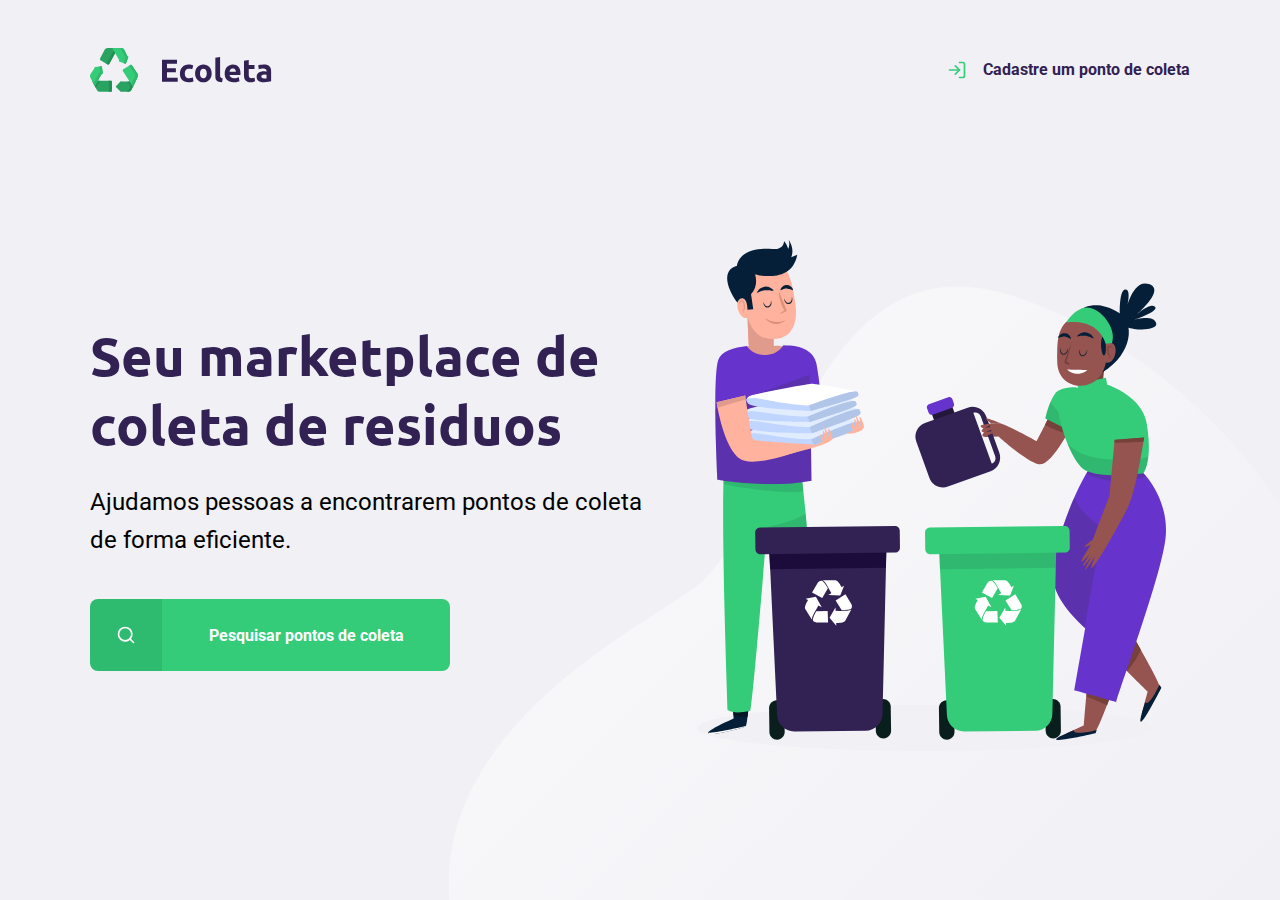
<file: index.html>
<!DOCTYPE html>
<html lang="pt_br">

<head>

    <meta charset="UTF-8">
    <meta name="viewport" content="width=device-width, initial-scale=1.0">
    
    <title>Ecoleta</title>

    <link href="https://fonts.googleapis.com/css2?family=Roboto&family=Ubuntu:wght@700&display=swap" rel="stylesheet">
    <link rel="stylesheet" href="/styles/main.css">
    <link rel="stylesheet" href="/styles/home.css">
    <link rel="stylesheet" href="/styles/modal.css">
    
    <link rel="stylesheet" href="/styles/responsive.css">

</head>
<body>

    <div id="page-home">
        <div class="content">
            
            <header>
                <img src="/assets/logo.svg" alt="Logomarca">
                <a href="/create-point.html">
                    <span></span>
                    Cadastre um ponto de coleta
                </a>    
            </header>

            <main>
                <h1>Seu marketplace de coleta de residuos</h1>
                <p> Ajudamos pessoas a encontrarem pontos de coleta de forma eficiente.</p>
                
                <a href="#"><span></span><strong> Pesquisar pontos de coleta</strong></a>

            </main>

        </div>
    </div>
    
    <div id="modal" class="hide">
        <div class="content">
            <div class="header">
                <h1>Pontos de Coleta</h1>
                <a href="#">Fechar</a>
            </div>
            <form action="/search-results.html">
                <label for="search">Cidade</label>
                <div class="search field">
                    <input 
                    type="text" 
                    name="search"
                    placeholder="Pesquise por cidade">
                    <button>
                        <img src="/assets/search.svg" alt="Buscar">
                    </button>
                </div>
            </form>
        </div>
    </div>

    <script src="/scripts/index.js"></script>
</body>
</html>
</file>
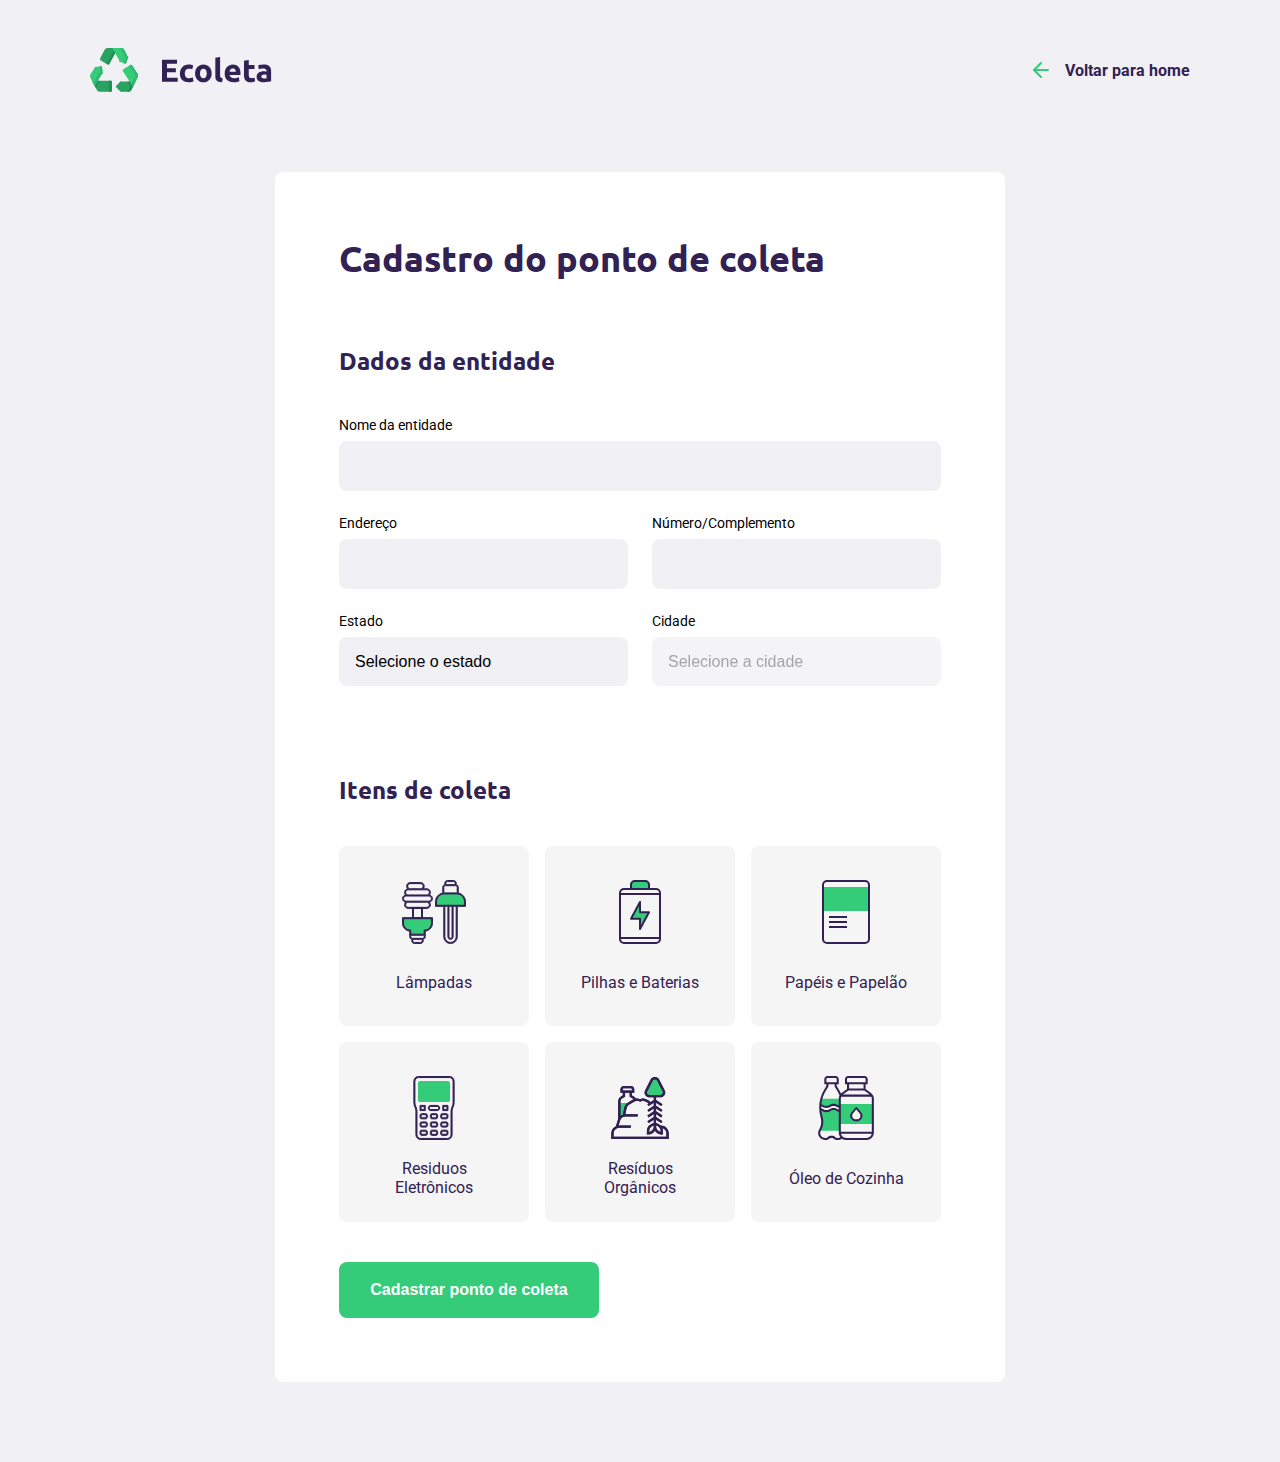
<file: create-point.html>
<!DOCTYPE html>
<html lang="pt_br">

<head>

    <meta charset="UTF-8">
    <meta name="viewport" content="width=device-width, initial-scale=1.0">
    
    <title>Criar um ponto de coleta</title>

    <link href="https://fonts.googleapis.com/css2?family=Roboto&family=Ubuntu:wght@700&display=swap" rel="stylesheet">
    <link rel="stylesheet" href="/styles/main.css">
    <link rel="stylesheet" href="/styles/create-point.css">
    <link rel="stylesheet" href="/styles/responsive.css">

</head>
<body>

    <div id="page-create-point">
            
            <header>
                <img src="/assets/logo.svg" alt="Logomarca">
                <a href="index.html">
                    <span></span>  
                    Voltar para home
                </a>    
            </header>

            <form action="">

                <h1>Cadastro do ponto de coleta</h1>
 
                <fieldset>
                    <legend>
                        <h2>Dados da entidade</h2>
                    </legend>

                    <div class="field">
                        <label for="">Nome da entidade</label>
                        <input type="text" name="name" required>
                    </div>

                    <div class="field-group">
                        <div class="field">
                            <label for="address">Endereço</label>
                            <input type="text" name="address" required>
                        </div>
                        <div class="field">
                            <label for="address2">Número/Complemento</label>
                            <input type="text" name="address2" required>                            
                        </div>
                    </div>

                    <div class="field-group">
                        <div class="field">
                            <label for="uf">Estado</label>
                            <select name="uf" required>
                                <option value="">Selecione o estado</option>
                            </select>
                            <input type="hidden" name="state">
                        </div>
                        <div class="field">
                            <label for="city">Cidade</label>
                            <select name="city" disabled required>
                                <option value="">Selecione a cidade</option>
                            </select>
                        </div>                           
                    </div>
                </fieldset>
               
                <fieldset>
                    <legend>
                        <h2>Itens de coleta</h2>
                    </legend>

                    <div class="items-grid">
                        <li data-id="1">
                            <img src="/assets/lampadas.svg" alt="Lâmpadas">
                            <span>Lâmpadas</span>
                        </li>

                        <li data-id="2">
                            <img src="/assets/baterias.svg" alt="Pilhas e Baterias">
                            <span>Pilhas e Baterias</span>
                        </li>

                        <li data-id="3">
                            <img src="/assets/papeis-papelao.svg" alt="Papéis e Papelão">
                            <span>Papéis e Papelão</span>
                        </li>

                        <li data-id="4">
                            <img src="/assets/eletronicos.svg" alt="Residuos Eletrônicos">
                            <span>Residuos Eletrônicos</span>
                        </li>

                        <li data-id="5">
                            <img src="/assets/organicos.svg" alt="Resíduos Orgânicos">
                            <span>Resíduos Orgânicos</span>
                        </li>

                        <li data-id="6">
                            <img src="/assets/oleo.svg" alt="Óleo de Cozinha">
                            <span>Óleo de Cozinha</span>
                        </li>
                    </div>

                    <input type="hidden" name="items">

                </fieldset>

                <button type="submit">Cadastrar ponto de coleta</button>
            </form>
    </div>
    
    <script src="/scripts/create-point.js"></script>

</body>
</html>
</file>
<file: styles/main.css>
:root {
    /* raiz para variaveis*/
    --title-color: #322153;
    --primary-color: #34cb79;
    --background-color: #f0f0f5;
}

* {
    /* o * é aplica-se em todos*/
    margin: 0;
    padding: 0;
    box-sizing: border-box;
}

html {
    font-family: Roboto, sans-serif;
}

body {
    background: var(--background-color);
    --webkit-font-smoothing: antialiased;
}

a {
    text-decoration: none;

}

h1, h2, h3, h4, h5, h6 {
    font-family: Ubuntu, sans-serif;
    color: var(--title-color);
}

/* BOX MODEL
modelo de caixa
largura, espaçamentos, preenchimentos, bordas
cor, fundo, maneira que é vista pelo html (display)
posicionamento, alinhamento.
*/
</file>
<file: styles/home.css>
#page-home {
    height: 100vh;
    background: url('../assets/home-background.svg') no-repeat;
    background-position: 35vw bottom;
}

#page-home .content {
    width: 90%;
    max-width: 1100px; 
    height: 100%;  
    margin: 0 auto;
    display: flex;
    flex-direction: column;
}

#page-home header {
    margin-top: 48px;
    display: flex;
    align-items: center;
    justify-content: space-between;
}

#page-home header a {
    display: flex;
    color: var(--title-color);
    font-weight: 700;
}

#page-home header a span {
    margin-right: 16px;
    display: flex;
    background-image: url('../assets/log-in.svg');
    width: 20px;
    height: 20px;
}

#page-home main {
    max-width: 560px;
    flex: 1;
    display: flex;
    flex-direction: column;
    justify-content: center;
}

#page-home main h1 {
    font-size: 54px; 
}

#page-home main p {
    font-size: 24px;
    line-height: 38px;
    margin-top: 24px;
}

#page-home main a {
    width: 100%;
    max-width: 360px;
    height: 72px;
    border-radius: 8px;
    display: flex;
    align-items: center;
    margin-top: 40px;
    background: var(--primary-color);
    transition: 400ms;
} 

#page-home main a:hover {
    background-color: #2fb86e;
}

#page-home main a span {
    width: 72px;
    height: 72px;
    border-top-left-radius: 8px;
    border-bottom-left-radius: 8px;
    background-color: rgba(0, 0, 0, 0.08);
    display: flex;
    align-items: center;
    justify-content: center;
}

#page-home main a span::after {
    content: "";
    background-image: url('../assets/search.svg');
    width: 20px;
    height: 20px;
}

#page-home main a strong {
    flex: 1;
    color: white;
    text-align: center;
}
</file>
<file: styles/modal.css>
#modal {
    background-color: #0e0a14ef;
    height: 100vh;
    width: 100vw;
    position: fixed;
    top: 0;
    display: flex;
    justify-content: center;
    align-items: center;
    transition: 400ms;
}

#modal.hide {
    display: none;
}

#modal .content {
    color: white;
    width: 420px;   
}

#modal .header {
    display: flex;
    align-items: center;
    justify-content: space-between;
    margin-bottom: 48px;
}

#modal .header a {
    background-image: url("../assets/x.svg");
    width: 20px;
    height: 20px;
    display: flex;
    font-size: 0.01px;
}

#modal .header h1 {
    color: white;
    font-size: 36px;
    line-height: 42px;

}

#modal form label {
    font-size: 14px;
    line-height: 16px;
    display: block;
    margin-bottom: 8px;
}

#modal form .field {
    display: flex;
} 

#modal form input{
    flex: 1;
    background-color: var(--background-color);
    border-radius: 8px 0 0 8px;
    border: 0;
    padding: 16px 24px;
    font-size: 16px;
    color:  #6c6c80;
}

#modal form button {
    width: 72px;
    height: 72px;
    background-color: var(--primary-color);
    border: 0;
    border-radius: 0 8px 8px 0; 
} 

#modal form button:hover {
    background-color: #2fb85e;
}
</file>
<file: styles/responsive.css>
@media (max-width:900px) {
    #page-home {
        background-position-x: 70vw;
    }

    #page-home .content {
        align-items: center;
        text-align: center;
    }

    #page-home header a {
        position: absolute;
        bottom: 48px;
        left: 50%;
        transform: translate(-50%);
    }

    #page-home main {
        align-items: center;
    }

    #page-search-results .cards {
        grid-template-columns: 1fr;
    }

    #page-search-results .cards img {
        height: 250px;
    }
}

@media (min-width: 1700px) {
    #page-home {
        background-position-x: 40vw;
    }
}

@media (max-height: 760px){
    #page-home {
        background-position-y: 200px;
    }
}
</file>
<file: styles/create-point.css>
#page-create-point {
    width: 90%;
    max-width: 1100px;
    /*alinhamento de caixa pelo lado de fora*/
    margin: 0 auto;
}

#page-create-point header {
    margin-top: 48px;
    display: flex;
    justify-content: space-between;
    align-items: center;
}

#page-create-point header a {
    color: var(--title-color);
    font-weight: bold;
    display: flex;
    align-items: center;
}

#page-create-point header a span {
    margin-right: 16px;
    background-image: url('../assets/arrow-left.svg');
    display: flex;
    width: 20px;
    height: 24px;
}

form {
    background-color: white;
    margin: 80px auto;
    /* preenchimento */
    padding: 64px;
    border-radius: 8px;
    max-width: 730px;
}

form h1 {
    font-size: 36px;
}

form fieldset {
    margin-top: 64px;
    border: 0;
}

form legend {
    margin-bottom: 40px;
}

form legend h2 {
    font-size: 24px;
}

form .field {
    flex: 1;
    display: flex;
    flex-direction: column;
    margin-bottom: 24px;
}

form .field-group {
    display: flex;
}

form input,
form select {
    background-color: var(--background-color);
    border: 0;
    padding: 16px;
    font-size: 16px;
    outline: none;
    border-radius: 8px;
}

form select {
    -webkit-appearance: none;
    -moz-appearance: none;
    appearance: none;
}

form label {
    font-size: 14px;
    margin-bottom: 8px;
}

form .field-group .field + .field {
    margin-left: 24px;
}

form button {
    width: 260px;
    height: 56px;
    background-color: var(--primary-color);
    border-radius: 8px;
    color: white;
    font-weight: bold;
    font-size: 16px;
    border: 0;
    margin-top: 40px;
    transition: background-color 400ms;
}

form button:hover {
    background-color: #2fb86e ;
}

.items-grid {
    display: grid;
    grid-template-columns: 1fr 1fr 1fr;
    gap: 16px;
}

.items-grid li {
    background-color: #f5f5f5;
    list-style: none;
    border: 2px solid #f5f5f5;
    border-radius: 8px;
    height: 180px;
    padding: 32px 24px 16px;
    display: flex;
    flex-direction: column;
    align-items: center;
    justify-content: space-between;
    text-align: center;
    cursor: pointer;
}

.items-grid li span {
    margin-top: 12px;
    flex: 1;
    display: flex;
    align-items: center;
    color: var(--title-color);
}

.items-grid li.selected {
    background: #e1faec;
    border: 2px solid #34cb79;
}

.items-grid li img,
.items-grid li span {
    pointer-events: none;
}
</file>
